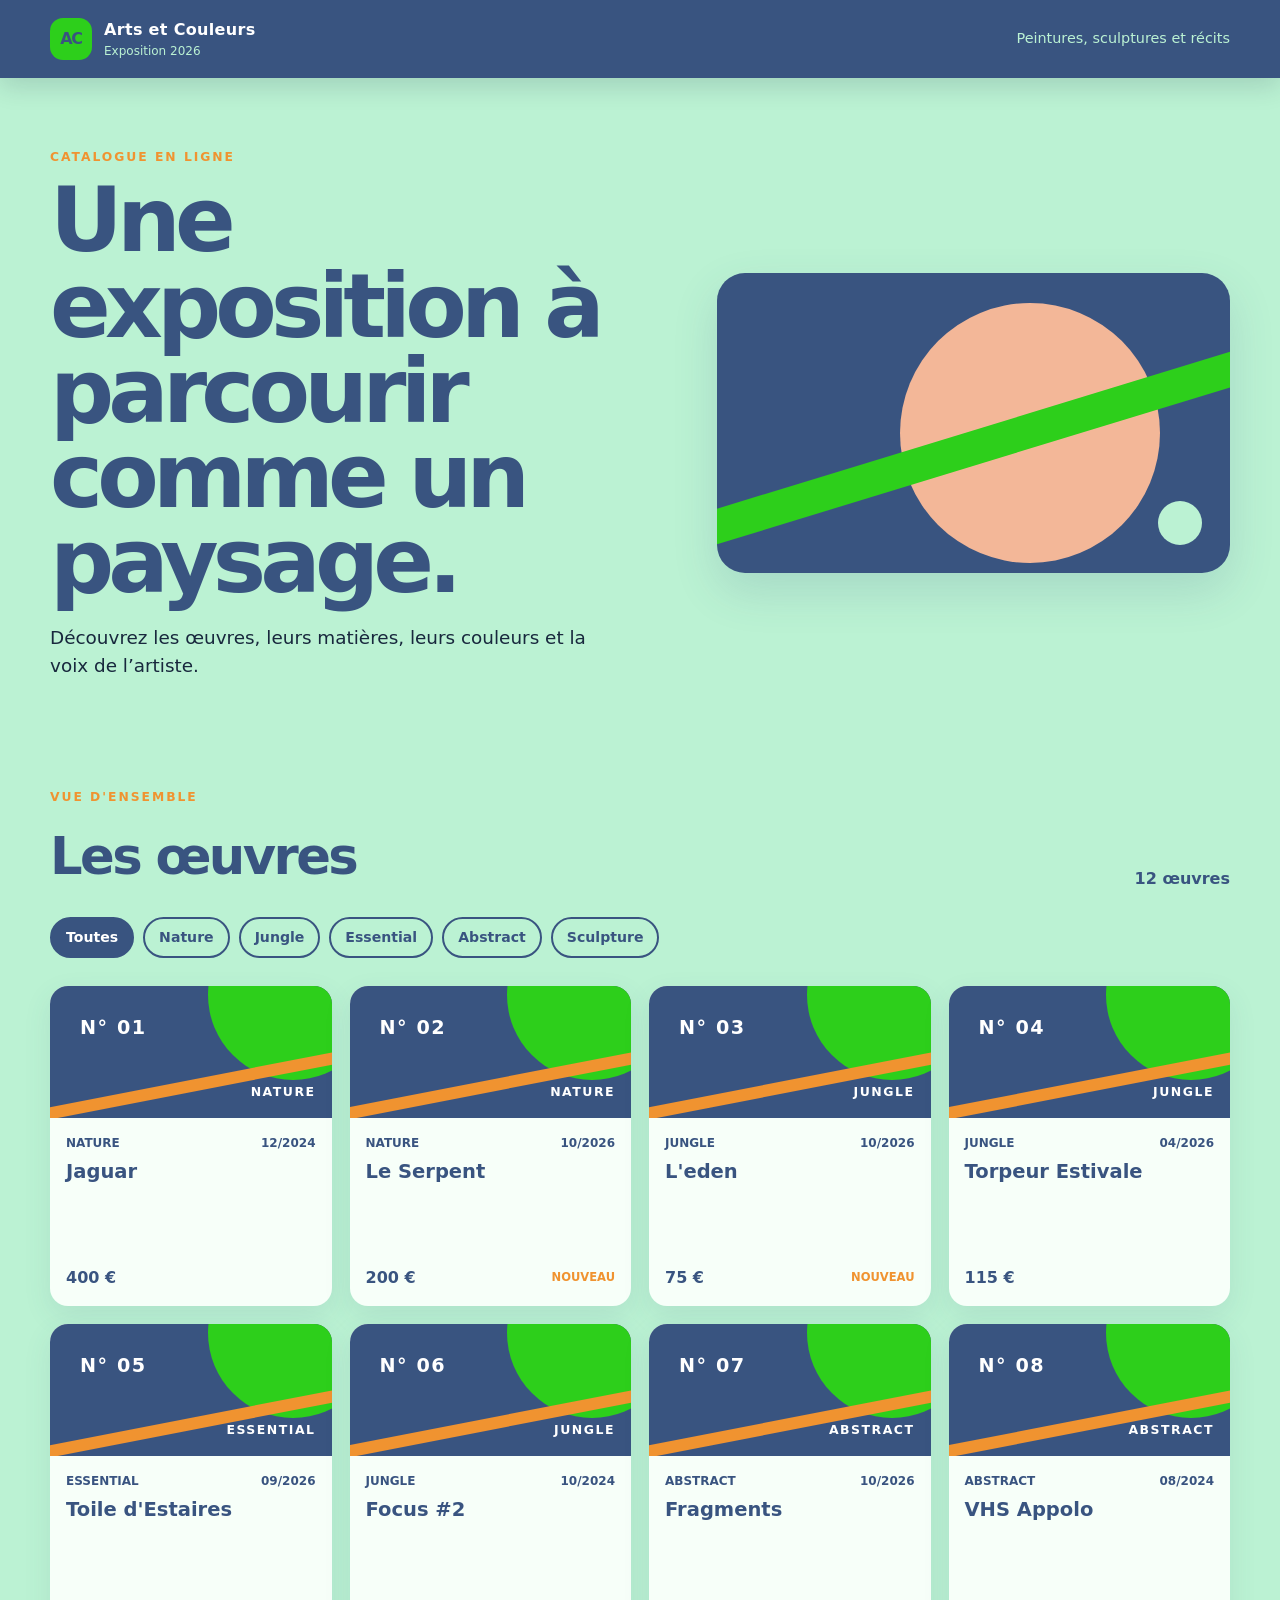
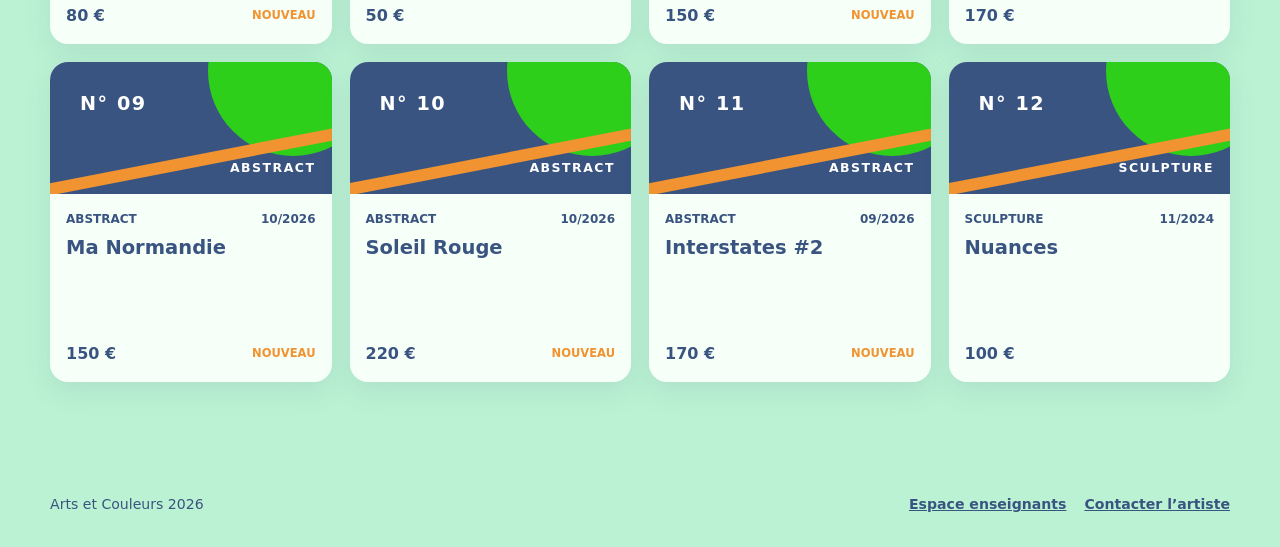
<file: index.html>
<!doctype html>
<html lang="fr">
<head>
  <meta charset="utf-8">
  <meta name="viewport" content="width=device-width, initial-scale=1">
  <meta name="description" content="Arts et Couleurs 2026, exposition de Loïc Dhallenne.">
  <title>Arts et Couleurs 2026</title>
  <link rel="stylesheet" href="styles.css?v=4">
  <script data-goatcounter="https://cityzen75.goatcounter.com/count" async src="//gc.zgo.at/count.js"></script>
</head>
<body>
  <header class="site-header">
    <div class="header-inner">
      <a class="brand" href="index.html" aria-label="Retour à l'accueil">
        <span class="brand-mark">AC</span>
        <span>
          <strong>Arts et Couleurs</strong>
          <small>Exposition 2026</small>
        </span>
      </a>
      <div class="header-note">Peintures, sculptures et récits</div>
    </div>
  </header>

  <main>
    <section class="hero">
      <div class="hero-copy">
        <p class="eyebrow">Catalogue en ligne</p>
        <h1>Une exposition à parcourir comme un paysage.</h1>
        <p class="hero-text">Découvrez les œuvres, leurs matières, leurs couleurs et la voix de l’artiste.</p>
      </div>
      <div class="hero-shape" aria-hidden="true">
        <span class="shape-circle"></span>
        <span class="shape-line"></span>
        <span class="shape-dot"></span>
      </div>
    </section>

    <section class="catalogue-section" aria-labelledby="catalogue-title">
      <div class="section-heading">
        <div>
          <p class="eyebrow">Vue d'ensemble</p>
          <h2 id="catalogue-title">Les œuvres</h2>
        </div>
        <p id="work-count" class="work-count"></p>
      </div>
      <div id="filters" class="filters" aria-label="Filtrer les œuvres"></div>
      <div id="gallery" class="gallery" aria-live="polite">
        <p class="loading">Chargement du catalogue…</p>
      </div>
    </section>
  </main>

  <footer class="site-footer">
    <p>Arts et Couleurs 2026</p>
    <div class="footer-links"><a href="school.html">Espace enseignants</a><a href="mailto:cityzen75@gmail.com">Contacter l’artiste</a></div>
  </footer>

  <script src="data/oeuvres.js?v=4"></script>
  <script src="script.js?v=4"></script>
</body>
</html>
</file>
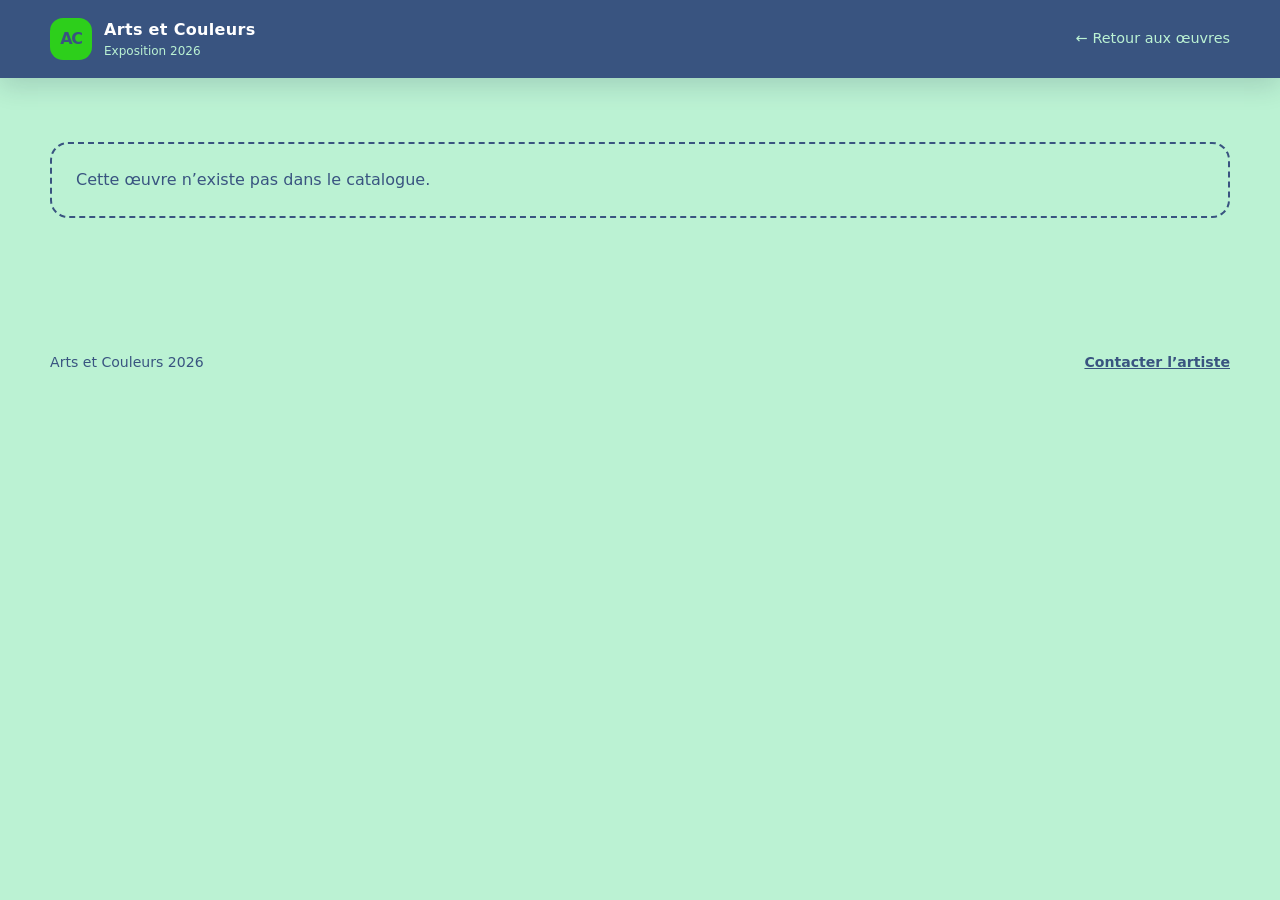
<file: oeuvre.html>
<!doctype html>
<html lang="fr">
<head>
  <meta charset="utf-8">
  <meta name="viewport" content="width=device-width, initial-scale=1">
  <meta name="description" content="Détail d'une œuvre de l'exposition Arts et Couleurs 2026.">
  <title>Œuvre | Arts et Couleurs 2026</title>
  <link rel="stylesheet" href="styles.css?v=4">
  <script data-goatcounter="https://cityzen75.goatcounter.com/count" async src="//gc.zgo.at/count.js"></script>
</head>
<body>
  <header class="site-header">
    <div class="header-inner">
      <a class="brand" href="index.html" aria-label="Retour à l'accueil">
        <span class="brand-mark">AC</span>
        <span>
          <strong>Arts et Couleurs</strong>
          <small>Exposition 2026</small>
        </span>
      </a>
      <a class="back-link" href="index.html">← Retour aux œuvres</a>
    </div>
  </header>

  <main id="detail" class="detail-page">
    <p class="loading">Chargement de l’œuvre…</p>
  </main>

  <footer class="site-footer">
    <p>Arts et Couleurs 2026</p>
    <a href="mailto:cityzen75@gmail.com">Contacter l’artiste</a>
  </footer>

  <script src="data/oeuvres.js?v=4"></script>
  <script src="script.js?v=4"></script>
</body>
</html>
</file>
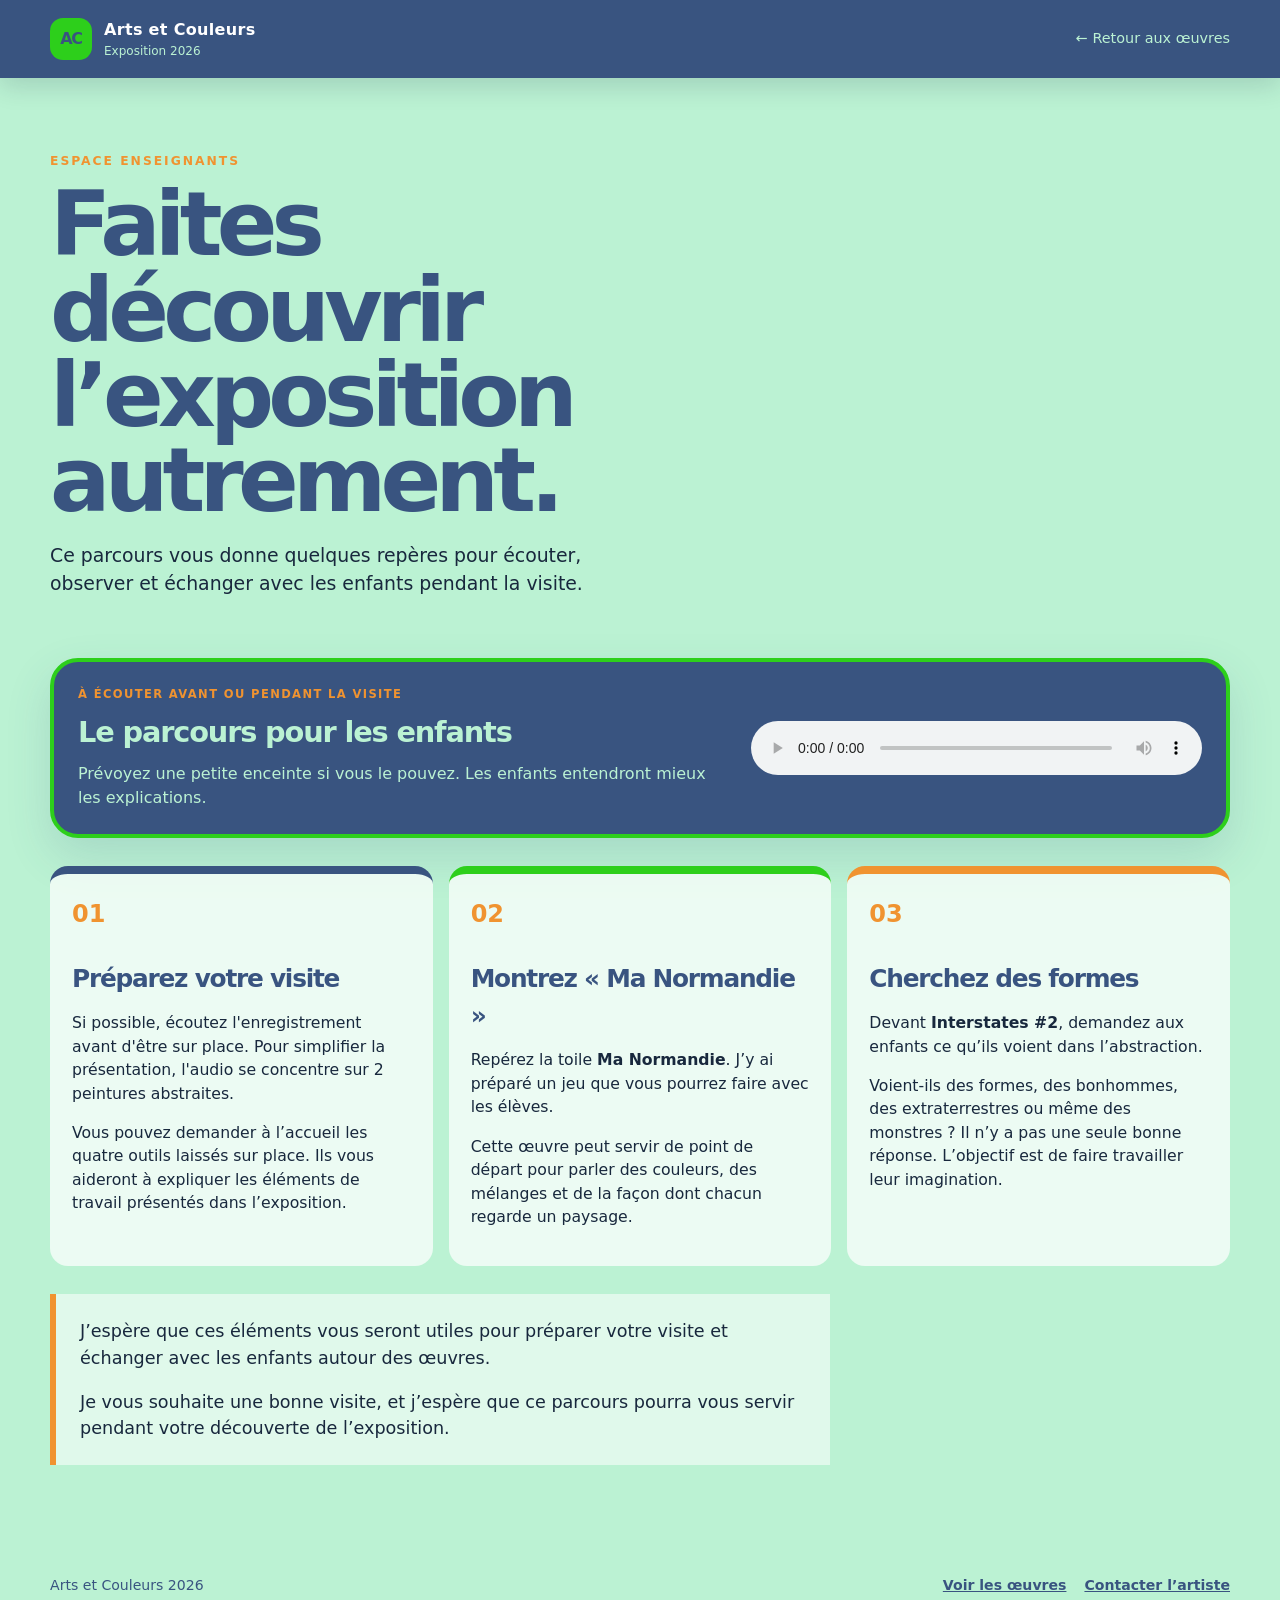
<file: school.html>
<!doctype html>
<html lang="fr">
<head>
  <meta charset="utf-8">
  <meta name="viewport" content="width=device-width, initial-scale=1">
  <meta name="description" content="Guide de visite pour les enseignants, Arts et Couleurs 2026.">
  <title>Visite avec une classe | Arts et Couleurs 2026</title>
  <link rel="stylesheet" href="styles.css?v=5">
  <script data-goatcounter="https://cityzen75.goatcounter.com/count" async src="//gc.zgo.at/count.js"></script>
</head>
<body>
  <header class="site-header">
    <div class="header-inner">
      <a class="brand" href="index.html" aria-label="Retour à l'accueil">
        <span class="brand-mark">AC</span>
        <span>
          <strong>Arts et Couleurs</strong>
          <small>Exposition 2026</small>
        </span>
      </a>
      <a class="back-link" href="index.html">← Retour aux œuvres</a>
    </div>
  </header>

  <main class="school-page">
    <section class="school-hero">
      <p class="eyebrow">Espace enseignants</p>
      <h1>Faites découvrir l’exposition autrement.</h1>
      <p class="school-lead">Ce parcours vous donne quelques repères pour écouter, observer et échanger avec les enfants pendant la visite.</p>
    </section>

    <section class="school-player" aria-labelledby="school-audio-title">
      <div>
        <p class="reaction-kicker">À écouter avant ou pendant la visite</p>
        <h2 id="school-audio-title">Le parcours pour les enfants</h2>
        <p>Prévoyez une petite enceinte si vous le pouvez. Les enfants entendront mieux les explications.</p>
      </div>
      <audio controls preload="metadata" src="audio/forthekids.m4a">
        Votre navigateur ne prend pas en charge la lecture audio.
      </audio>
    </section>

    <section class="guide-grid" aria-label="Conseils pour préparer la visite">
      <article class="guide-card">
        <span class="guide-number">01</span>
        <h2>Préparez votre visite</h2>
        <p>Si possible, écoutez l'enregistrement avant d'être sur place. Pour simplifier la présentation, l'audio se concentre sur 2 peintures abstraites.</p>
        <p>Vous pouvez demander à l’accueil les quatre outils laissés sur place. Ils vous aideront à expliquer les éléments de travail présentés dans l’exposition.</p>
      </article>

      <article class="guide-card guide-card-green">
        <span class="guide-number">02</span>
        <h2>Montrez « Ma Normandie »</h2>
        <p>Repérez la toile <strong>Ma Normandie</strong>. J’y ai préparé un jeu que vous pourrez faire avec les élèves.</p>
        <p>Cette œuvre peut servir de point de départ pour parler des couleurs, des mélanges et de la façon dont chacun regarde un paysage.</p>
      </article>

      <article class="guide-card guide-card-orange">
        <span class="guide-number">03</span>
        <h2>Cherchez des formes</h2>
        <p>Devant <strong>Interstates #2</strong>, demandez aux enfants ce qu’ils voient dans l’abstraction.</p>
        <p>Voient-ils des formes, des bonhommes, des extraterrestres ou même des monstres ? Il n’y a pas une seule bonne réponse. L’objectif est de faire travailler leur imagination.</p>
      </article>
    </section>

    <section class="school-closing">
      <p>J’espère que ces éléments vous seront utiles pour préparer votre visite et échanger avec les enfants autour des œuvres.</p>
      <p>Je vous souhaite une bonne visite, et j’espère que ce parcours pourra vous servir pendant votre découverte de l’exposition.</p>
    </section>
  </main>

  <footer class="site-footer">
    <p>Arts et Couleurs 2026</p>
    <div class="footer-links">
      <a href="index.html">Voir les œuvres</a>
      <a href="mailto:cityzen75@gmail.com">Contacter l’artiste</a>
    </div>
  </footer>
</body>
</html>
</file>
<file: styles.css>
:root {
  --blue: #395480;
  --green: #2dcf1b;
  --orange: #f09330;
  --mint: #bbf2d3;
  --ink: #18283d;
  --paper: #f7fff9;
  --white: #ffffff;
  --shadow: 0 18px 45px rgba(57, 84, 128, 0.16);
  --radius-lg: 28px;
  --radius-md: 18px;
}

* { box-sizing: border-box; }
html { scroll-behavior: smooth; }
body {
  margin: 0;
  color: var(--ink);
  background: var(--mint);
  font-family: Inter, ui-sans-serif, system-ui, -apple-system, BlinkMacSystemFont, "Segoe UI", sans-serif;
  line-height: 1.5;
}
a { color: inherit; }
.site-header {
  background: var(--blue);
  color: var(--white);
  position: sticky;
  top: 0;
  z-index: 10;
  box-shadow: 0 8px 24px rgba(24, 40, 61, 0.16);
}
.header-inner {
  width: min(1180px, calc(100% - 40px));
  min-height: 78px;
  margin: 0 auto;
  display: flex;
  align-items: center;
  justify-content: space-between;
  gap: 20px;
}
.brand {
  display: inline-flex;
  align-items: center;
  gap: 12px;
  text-decoration: none;
}
.brand-mark {
  width: 42px;
  height: 42px;
  display: grid;
  place-items: center;
  border-radius: 13px;
  background: var(--green);
  color: var(--blue);
  font-weight: 900;
  letter-spacing: -0.08em;
}
.brand strong, .brand small { display: block; }
.brand strong { font-size: 1rem; letter-spacing: 0.02em; }
.brand small { color: var(--mint); font-size: 0.75rem; }
.header-note, .back-link { color: var(--mint); font-size: 0.9rem; }
.back-link { text-decoration: none; }
.back-link:hover { color: var(--green); }
main { width: min(1180px, calc(100% - 40px)); margin: 0 auto; }
.hero {
  min-height: 420px;
  display: grid;
  grid-template-columns: 1.1fr 0.9fr;
  align-items: center;
  gap: 40px;
  padding: 70px 0 60px;
}
.eyebrow {
  margin: 0 0 12px;
  color: var(--orange);
  font-size: 0.77rem;
  font-weight: 900;
  letter-spacing: 0.16em;
  text-transform: uppercase;
}
h1, h2, h3, p { margin-top: 0; }
h1 {
  max-width: 720px;
  margin-bottom: 20px;
  color: var(--blue);
  font-size: clamp(2.7rem, 7vw, 5.8rem);
  line-height: 0.95;
  letter-spacing: -0.065em;
}
.hero-text { max-width: 550px; font-size: 1.15rem; }
.hero-shape {
  min-height: 300px;
  position: relative;
  overflow: hidden;
  border-radius: var(--radius-lg);
  background: var(--blue);
  box-shadow: var(--shadow);
}
.shape-circle {
  position: absolute;
  width: 260px;
  height: 260px;
  top: 30px;
  right: 70px;
  border-radius: 50%;
  background: var(--orange);
  mix-blend-mode: screen;
}
.shape-line {
  position: absolute;
  width: 125%;
  height: 34px;
  left: -15%;
  top: 54%;
  transform: rotate(-17deg);
  background: var(--green);
}
.shape-dot {
  position: absolute;
  width: 44px;
  height: 44px;
  right: 28px;
  bottom: 28px;
  border-radius: 50%;
  background: var(--mint);
}
.catalogue-section { padding: 30px 0 90px; }
.section-heading { display: flex; justify-content: space-between; align-items: end; gap: 20px; margin-bottom: 22px; }
h2 { margin-bottom: 0; color: var(--blue); font-size: clamp(2rem, 4vw, 3.2rem); letter-spacing: -0.05em; }
.work-count { margin-bottom: 4px; color: var(--blue); font-weight: 700; }
.filters { display: flex; flex-wrap: wrap; gap: 9px; margin-bottom: 28px; }
.filter-button {
  border: 2px solid var(--blue);
  border-radius: 999px;
  padding: 8px 14px;
  color: var(--blue);
  background: transparent;
  cursor: pointer;
  font: inherit;
  font-size: 0.88rem;
  font-weight: 800;
}
.filter-button:hover, .filter-button.is-active { color: var(--white); background: var(--blue); }
.gallery { display: grid; grid-template-columns: repeat(4, minmax(0, 1fr)); gap: 18px; }
.work-card {
  position: relative;
  min-height: 320px;
  overflow: hidden;
  border-radius: var(--radius-md);
  background: var(--paper);
  box-shadow: 0 10px 28px rgba(57, 84, 128, 0.1);
  transition: transform 180ms ease, box-shadow 180ms ease;
}
.work-card:hover { transform: translateY(-6px); box-shadow: var(--shadow); }
.work-card a { display: flex; flex-direction: column; height: 100%; text-decoration: none; }
.work-visual, .detail-visual {
  position: relative;
  overflow: hidden;
  background: linear-gradient(135deg, var(--blue) 0 38%, var(--green) 38% 62%, var(--orange) 62%);
}
.work-visual { min-height: 205px; }
.work-visual::before, .detail-visual::before {
  content: "";
  position: absolute;
  width: 68%;
  aspect-ratio: 1;
  top: -20%;
  right: -12%;
  border: 22px solid rgba(255,255,255,0.48);
  border-radius: 50%;
}
.work-visual::after, .detail-visual::after {
  content: "";
  position: absolute;
  width: 140%;
  height: 24px;
  left: -20%;
  bottom: 22%;
  transform: rotate(-24deg);
  background: rgba(24, 40, 61, 0.72);
}
.visual-number {
  position: absolute;
  z-index: 1;
  left: 14px;
  top: 12px;
  color: var(--white);
  font-size: 0.78rem;
  font-weight: 900;
  letter-spacing: 0.08em;
}
.card-body { display: flex; flex: 1; flex-direction: column; padding: 16px; }
.card-meta { display: flex; justify-content: space-between; gap: 12px; margin-bottom: 10px; color: var(--blue); font-size: 0.75rem; font-weight: 800; text-transform: uppercase; }
.card-body h3 { margin-bottom: 8px; color: var(--blue); font-size: 1.22rem; line-height: 1.05; }
.card-footer { display: flex; justify-content: space-between; align-items: center; gap: 12px; margin-top: auto; padding-top: 14px; }
.price { color: var(--blue); font-weight: 900; }
.new-badge { color: var(--orange); font-size: 0.72rem; font-weight: 900; text-transform: uppercase; }
.loading, .error { padding: 24px; border: 2px dashed var(--blue); border-radius: var(--radius-md); color: var(--blue); }
.detail-page { padding: 64px 0 96px; }
.detail-layout { display: grid; grid-template-columns: minmax(0, 1fr) minmax(340px, 0.85fr); gap: 50px; align-items: start; }
.detail-visual { min-height: 560px; border-radius: var(--radius-lg); box-shadow: var(--shadow); }
.detail-visual .visual-number { font-size: 1rem; left: 22px; top: 20px; }
.detail-copy { padding-top: 8px; }
.detail-copy h1 { font-size: clamp(3rem, 7vw, 6.2rem); }
.detail-intro { max-width: 520px; font-size: 1.15rem; }
.detail-meta { display: grid; grid-template-columns: repeat(2, minmax(0, 1fr)); gap: 12px; margin: 30px 0; }
.meta-item { padding: 15px; border-left: 5px solid var(--green); background: rgba(255,255,255,0.56); }
.meta-label { display: block; margin-bottom: 4px; color: var(--blue); font-size: 0.72rem; font-weight: 900; letter-spacing: 0.08em; text-transform: uppercase; }
.meta-value { font-weight: 800; }
.audio-box { padding: 18px; border-radius: var(--radius-md); background: var(--blue); color: var(--white); }
.audio-box h2 { margin-bottom: 12px; color: var(--mint); font-size: 1.2rem; letter-spacing: 0; }
audio { width: 100%; }
.actions { display: flex; flex-wrap: wrap; gap: 10px; margin-top: 18px; }
.button { display: inline-flex; justify-content: center; align-items: center; min-height: 44px; padding: 10px 16px; border-radius: 999px; color: var(--blue); background: var(--green); font-weight: 900; text-decoration: none; }
.button.secondary { color: var(--white); background: var(--orange); }
.site-footer { width: min(1180px, calc(100% - 40px)); margin: 0 auto; padding: 22px 0 32px; display: flex; justify-content: space-between; gap: 20px; color: var(--blue); font-size: 0.88rem; }
.site-footer p { margin: 0; }
.site-footer a { font-weight: 800; }
@media (max-width: 900px) {
  .gallery { grid-template-columns: repeat(3, minmax(0, 1fr)); }
  .hero { grid-template-columns: 1fr; padding-top: 48px; }
  .hero-shape { min-height: 240px; }
  .detail-layout { grid-template-columns: 1fr; }
  .detail-visual { min-height: 420px; }
}
@media (max-width: 640px) {
  .header-inner, main, .site-footer { width: min(100% - 28px, 1180px); }
  .header-note { display: none; }
  .hero { min-height: auto; padding: 42px 0; }
  h1 { font-size: 3.2rem; }
  .gallery { grid-template-columns: repeat(2, minmax(0, 1fr)); gap: 12px; }
  .work-card { min-height: 280px; }
  .work-visual { min-height: 160px; }
  .card-body { padding: 12px; }
  .card-body h3 { font-size: 1rem; }
  .section-heading { align-items: start; flex-direction: column; }
  .detail-page { padding-top: 34px; }
  .detail-visual { min-height: 300px; }
  .detail-meta { grid-template-columns: 1fr 1fr; }
  .site-footer { flex-direction: column; }
}

/* Text-first presentation: the site does not require artwork images. */
.work-index {
  min-height: 132px;
  display: flex;
  flex-direction: column;
  justify-content: space-between;
  padding: 16px;
  color: var(--white);
  background: var(--blue);
  position: relative;
  overflow: hidden;
}
.work-index::before {
  content: "";
  position: absolute;
  width: 170px;
  height: 170px;
  right: -46px;
  top: -76px;
  border-radius: 50%;
  background: var(--green);
}
.work-index::after {
  content: "";
  position: absolute;
  width: 120%;
  height: 12px;
  left: -10%;
  bottom: 26px;
  transform: rotate(-11deg);
  background: var(--orange);
}
.work-index .visual-number,
.work-index .index-label { position: relative; z-index: 1; }
.work-index .visual-number { font-size: 1.2rem; }
.index-label { align-self: flex-end; font-size: 0.78rem; font-weight: 900; letter-spacing: 0.12em; text-transform: uppercase; }
.detail-poster {
  min-height: 560px;
  display: flex;
  flex-direction: column;
  justify-content: space-between;
  gap: 30px;
  padding: 30px;
  border-radius: var(--radius-lg);
  color: var(--white);
  background: var(--blue);
  box-shadow: var(--shadow);
  position: relative;
  overflow: hidden;
}
.detail-poster::before {
  content: "";
  position: absolute;
  width: 380px;
  height: 380px;
  right: -130px;
  top: -110px;
  border: 34px solid var(--green);
  border-radius: 50%;
}
.detail-poster::after {
  content: "";
  position: absolute;
  width: 140%;
  height: 28px;
  left: -20%;
  top: 52%;
  transform: rotate(-17deg);
  background: var(--orange);
}
.poster-number, .poster-collection, .poster-title, .poster-caption { position: relative; z-index: 1; }
.poster-number { font-size: 1.5rem; font-weight: 900; }
.poster-collection { color: var(--mint); font-size: 0.82rem; font-weight: 900; letter-spacing: 0.16em; text-transform: uppercase; }
.poster-title { max-width: 520px; font-size: clamp(2.5rem, 6vw, 5.5rem); line-height: 0.94; letter-spacing: -0.065em; }
.poster-caption { max-width: 360px; color: var(--mint); font-size: 0.95rem; }
@media (max-width: 900px) {
  .detail-poster { min-height: 420px; }
}
@media (max-width: 640px) {
  .detail-poster { min-height: 300px; padding: 22px; }
  .poster-title { font-size: 3rem; }
}

/* Primary mobile action: keep the WhatsApp reaction visible before the audio player. */
.reaction-box {
  display: flex;
  align-items: center;
  justify-content: space-between;
  gap: 16px;
  margin: 24px 0 14px;
  padding: 16px;
  border: 3px solid var(--orange);
  border-radius: var(--radius-md);
  background: rgba(255, 255, 255, 0.72);
}
.reaction-kicker {
  margin: 0 0 3px;
  color: var(--orange);
  font-size: 0.72rem;
  font-weight: 900;
  letter-spacing: 0.12em;
  text-transform: uppercase;
}
.reaction-box h2 {
  margin: 0;
  color: var(--blue);
  font-size: 1.2rem;
  letter-spacing: -0.02em;
}
.reaction-button {
  display: inline-flex;
  align-items: center;
  justify-content: center;
  gap: 8px;
  min-height: 46px;
  padding: 10px 15px;
  border-radius: 999px;
  color: var(--blue);
  background: var(--green);
  font-weight: 900;
  text-decoration: none;
  white-space: nowrap;
  box-shadow: 0 8px 18px rgba(45, 207, 27, 0.22);
}
.reaction-button:hover { background: var(--orange); }
.whatsapp-icon { font-size: 1.25rem; line-height: 1; }
@media (max-width: 640px) {
  .reaction-box { align-items: stretch; flex-direction: column; margin-top: 20px; }
  .reaction-button { width: 100%; }
}

/* Mobile-first detail layout: keep the title, reaction and audio visible without scrolling through a large poster. */
@media (max-width: 640px) {
  .detail-page { padding: 22px 0 58px; }
  .detail-layout { gap: 18px; }
  .detail-poster {
    min-height: 0;
    height: 142px;
    padding: 17px;
    gap: 8px;
    border-radius: 20px;
    justify-content: flex-start;
  }
  .detail-poster::before {
    width: 180px;
    height: 180px;
    right: -72px;
    top: -82px;
    border-width: 18px;
  }
  .detail-poster::after {
    height: 15px;
    top: 62%;
  }
  .poster-number { font-size: 1rem; }
  .poster-collection { font-size: 0.68rem; }
  .poster-title { display: none; }
  .poster-caption {
    max-width: 230px;
    margin-top: auto;
    color: var(--mint);
    font-size: 0.75rem;
    line-height: 1.25;
  }
  .detail-copy { padding-top: 0; }
  .detail-copy .eyebrow { margin-bottom: 6px; }
  .detail-copy h1 {
    margin-bottom: 10px;
    font-size: clamp(2.8rem, 16vw, 4.2rem);
    line-height: 0.92;
  }
  .detail-intro { margin-bottom: 0; font-size: 1rem; line-height: 1.35; }
  .detail-meta { gap: 8px; margin: 18px 0; }
  .meta-item { padding: 11px 12px; border-left-width: 4px; }
  .meta-label { font-size: 0.62rem; }
  .meta-value { font-size: 0.92rem; }
  .reaction-box { margin: 16px 0 12px; padding: 13px; gap: 11px; }
  .reaction-box h2 { font-size: 1.08rem; }
  .reaction-button { min-height: 44px; font-size: 0.92rem; }
  .audio-box { padding: 14px; }
  .audio-box h2 { margin-bottom: 9px; font-size: 1.05rem; }
}

/* The artwork is viewed in person. The detail page prioritizes listening. */
.detail-copy-priority {
  width: min(760px, 100%);
  margin: 0 auto;
}
.audio-box-primary {
  margin: 24px 0 16px;
  padding: 20px;
  border: 4px solid var(--green);
  box-shadow: 0 12px 28px rgba(57, 84, 128, 0.18);
}
.audio-box-primary h2 { font-size: 1.35rem; }
@media (max-width: 640px) {
  .detail-copy-priority h1 { margin-bottom: 8px; }
  .audio-box-primary { margin: 18px 0 14px; padding: 15px; }
  .audio-box-primary h2 { margin-bottom: 10px; font-size: 1.08rem; }
  .audio-box-primary audio { min-height: 42px; }
}

/* Teacher guide */
.school-page { padding: 56px 0 88px; }
.school-hero { max-width: 780px; padding: 18px 0 34px; }
.school-hero h1 { margin-bottom: 18px; }
.school-lead { max-width: 620px; font-size: 1.18rem; }
.school-player {
  display: grid;
  grid-template-columns: 1fr minmax(280px, 0.7fr);
  align-items: center;
  gap: 28px;
  margin: 8px 0 28px;
  padding: 24px;
  border: 4px solid var(--green);
  border-radius: var(--radius-lg);
  background: var(--blue);
  color: var(--white);
  box-shadow: var(--shadow);
}
.school-player h2 { margin-bottom: 8px; color: var(--mint); font-size: 1.8rem; letter-spacing: -0.04em; }
.school-player p { margin-bottom: 0; color: var(--mint); }
.school-player .reaction-kicker { margin-bottom: 7px; color: var(--orange); }
.school-player audio { width: 100%; }
.guide-grid { display: grid; grid-template-columns: repeat(3, minmax(0, 1fr)); gap: 16px; }
.guide-card {
  min-height: 300px;
  padding: 22px;
  border-radius: var(--radius-md);
  background: rgba(255,255,255,0.72);
  border-top: 8px solid var(--blue);
}
.guide-card-green { border-top-color: var(--green); }
.guide-card-orange { border-top-color: var(--orange); }
.guide-number { display: block; margin-bottom: 28px; color: var(--orange); font-size: 1.5rem; font-weight: 900; }
.guide-card h2 { margin-bottom: 14px; font-size: 1.55rem; }
.guide-card p { font-size: 0.98rem; }
.school-closing {
  max-width: 780px;
  margin-top: 28px;
  padding: 24px;
  border-left: 6px solid var(--orange);
  background: rgba(255,255,255,0.55);
  font-size: 1.1rem;
}
.school-closing p:last-child { margin-bottom: 0; }
.footer-links { display: flex; flex-wrap: wrap; gap: 18px; }
@media (max-width: 800px) {
  .school-player { grid-template-columns: 1fr; }
  .guide-grid { grid-template-columns: 1fr; }
  .guide-card { min-height: auto; }
}
@media (max-width: 640px) {
  .school-page { padding: 34px 0 58px; }
  .school-hero h1 { font-size: 3rem; }
  .school-lead { font-size: 1rem; }
  .school-player { margin-top: 0; padding: 17px; border-width: 3px; }
  .school-player h2 { font-size: 1.45rem; }
  .guide-card { padding: 18px; }
  .guide-number { margin-bottom: 17px; }
  .school-closing { padding: 18px; font-size: 1rem; }
  .footer-links { gap: 10px; flex-direction: column; }
}
</file>
